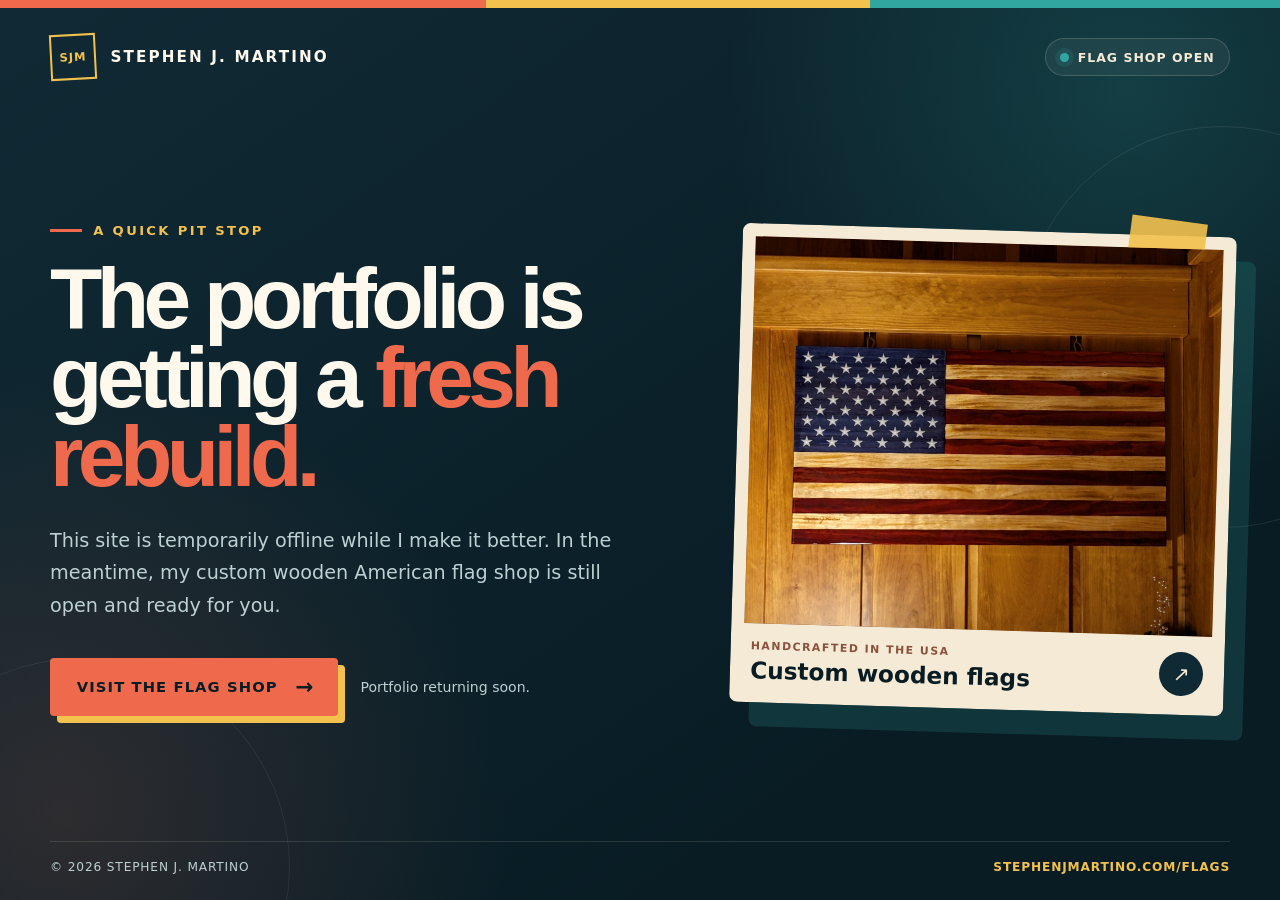
<file: index.html>
<!doctype html><html lang="en"><head><meta charset="utf-8"/><meta name="viewport" content="width=device-width,initial-scale=1"/><meta name="theme-color" content="#102a35"/><meta name="robots" content="noindex, nofollow"/><meta name="description" content="Stephen J. Martino's portfolio is being rebuilt. Visit the flag shop for handcrafted wooden American flags."/><meta property="og:type" content="website"/><meta property="og:title" content="Stephen J. Martino | The Flag Shop Is Open"/><meta property="og:description" content="The portfolio is getting a fresh rebuild. Shop handcrafted wooden American flags in the meantime."/><meta property="og:url" content="https://stephenjmartino.com/"/><meta property="og:image" content="https://stephenjmartino.com/holding-og.png"/><meta property="og:image:alt" content="Stephen J. Martino — portfolio rebuild in progress; the flag shop is open."/><meta name="twitter:card" content="summary_large_image"/><meta name="twitter:title" content="Stephen J. Martino | The Flag Shop Is Open"/><meta name="twitter:description" content="The portfolio is getting a fresh rebuild. Shop handcrafted wooden American flags in the meantime."/><meta name="twitter:image" content="https://stephenjmartino.com/holding-og.png"/><link rel="icon" href="/assets/S.png"/><link rel="apple-touch-icon" href="/assets/S.png"/><link rel="manifest" href="/manifest.json"/><title>Stephen J. Martino | Visit the Flag Shop</title><script defer="defer" src="/static/js/main.638ec4f7.js"></script><link href="/static/css/main.691fa046.css" rel="stylesheet"></head><body><noscript>Stephen's portfolio is being rebuilt. Visit stephenjmartino.com/flags for the flag shop.</noscript><div id="root"></div></body></html>
</file>
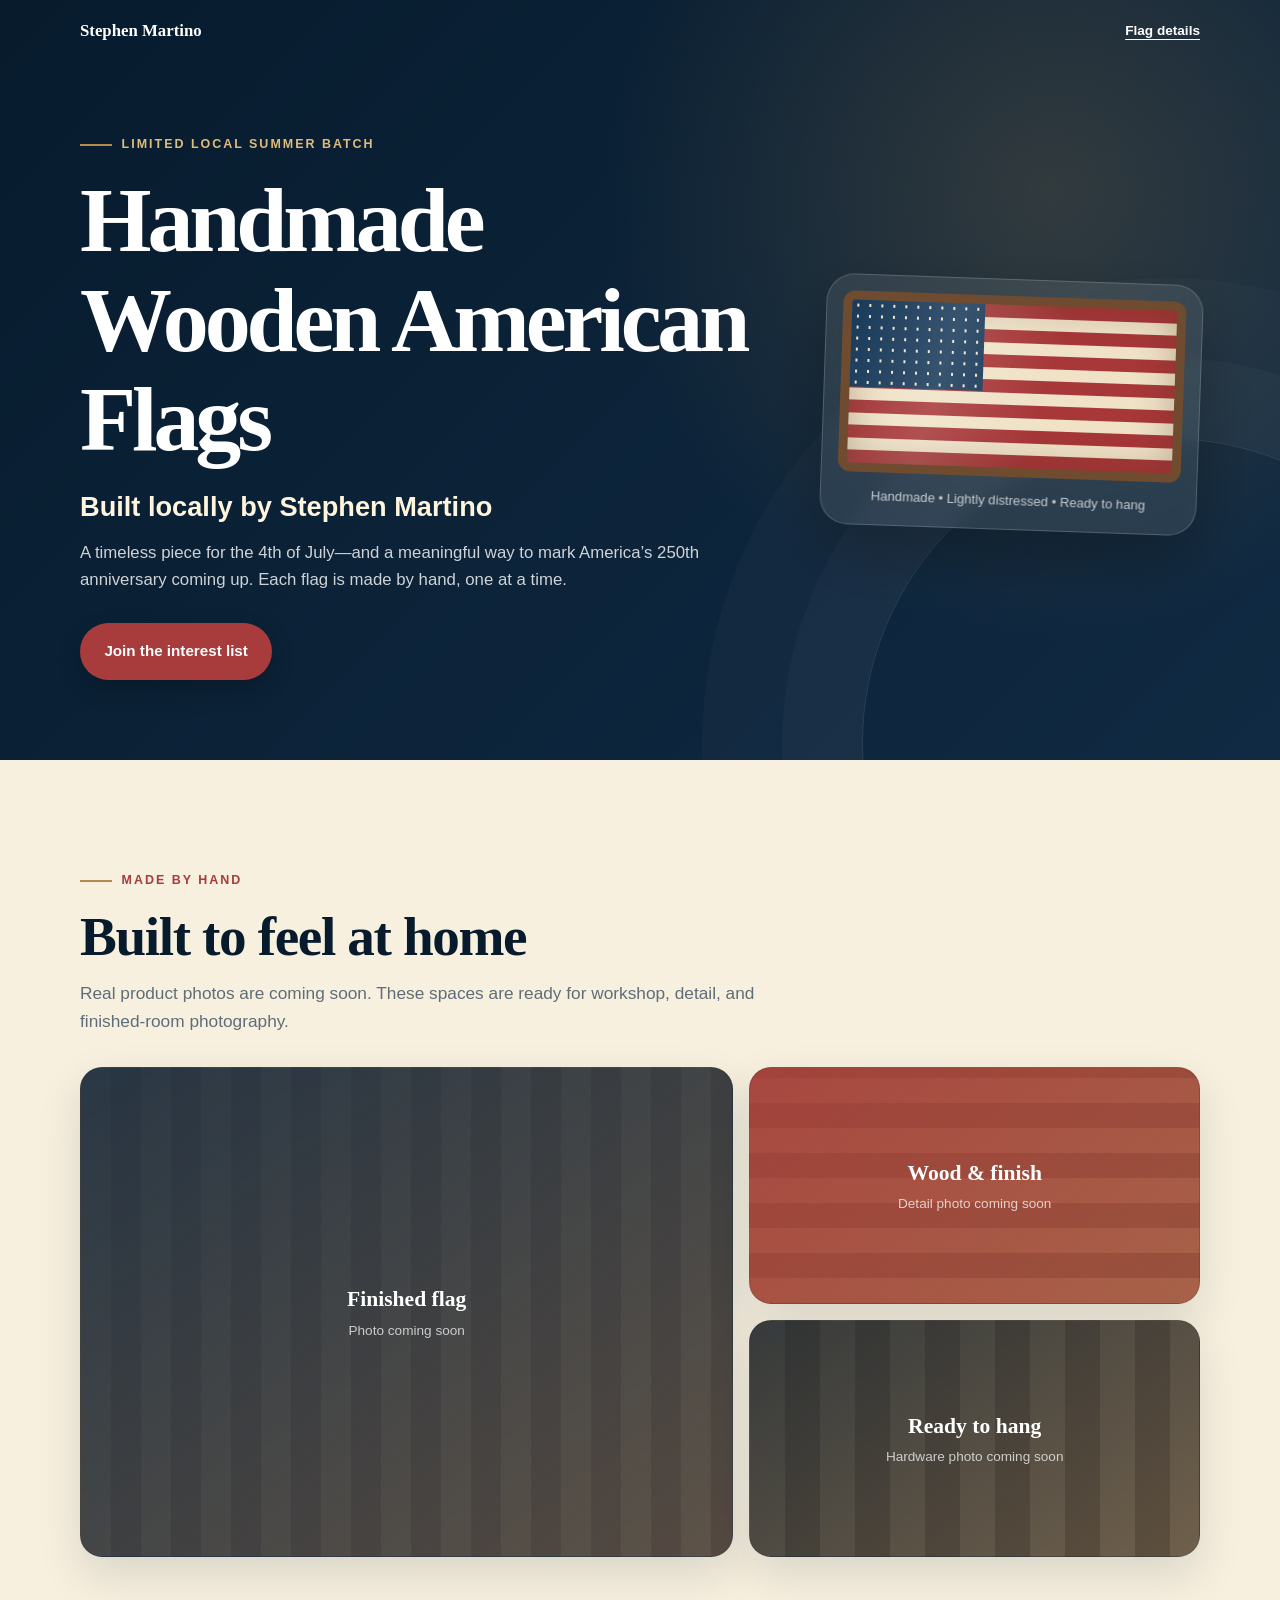
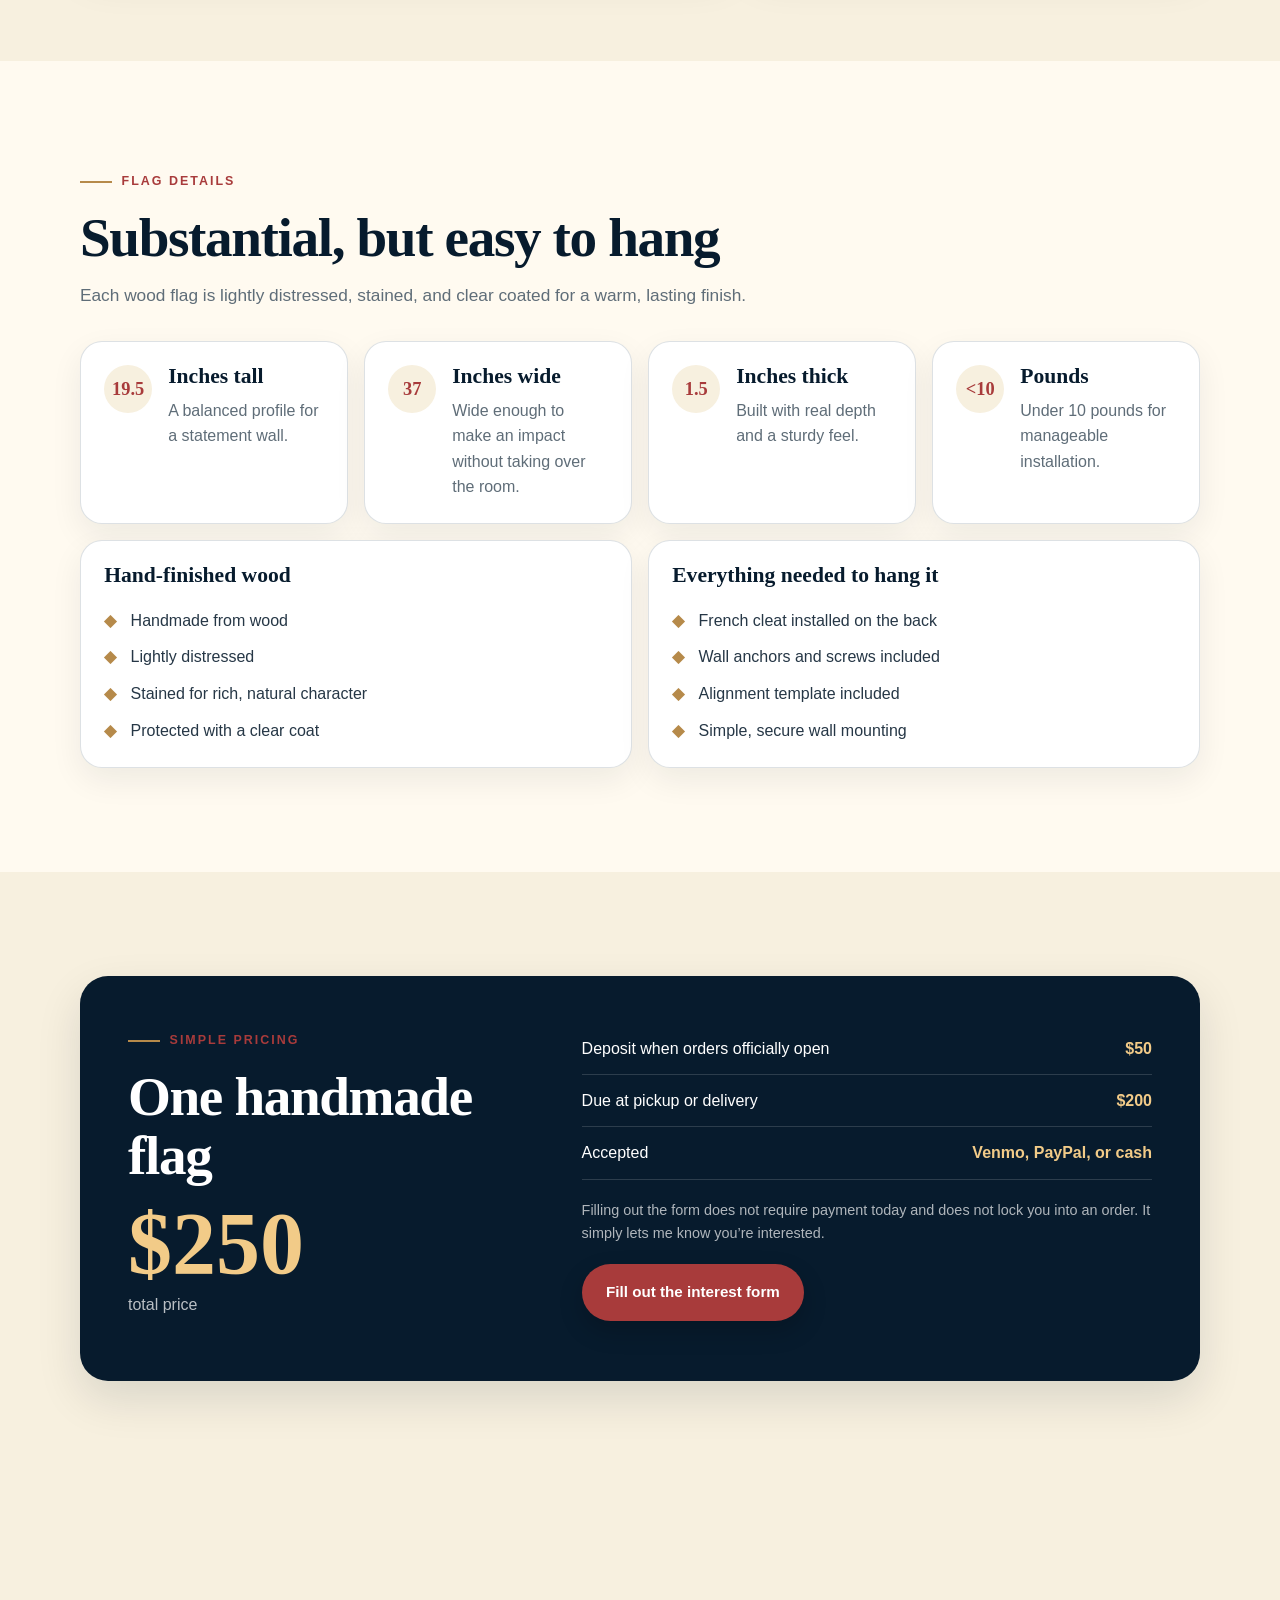
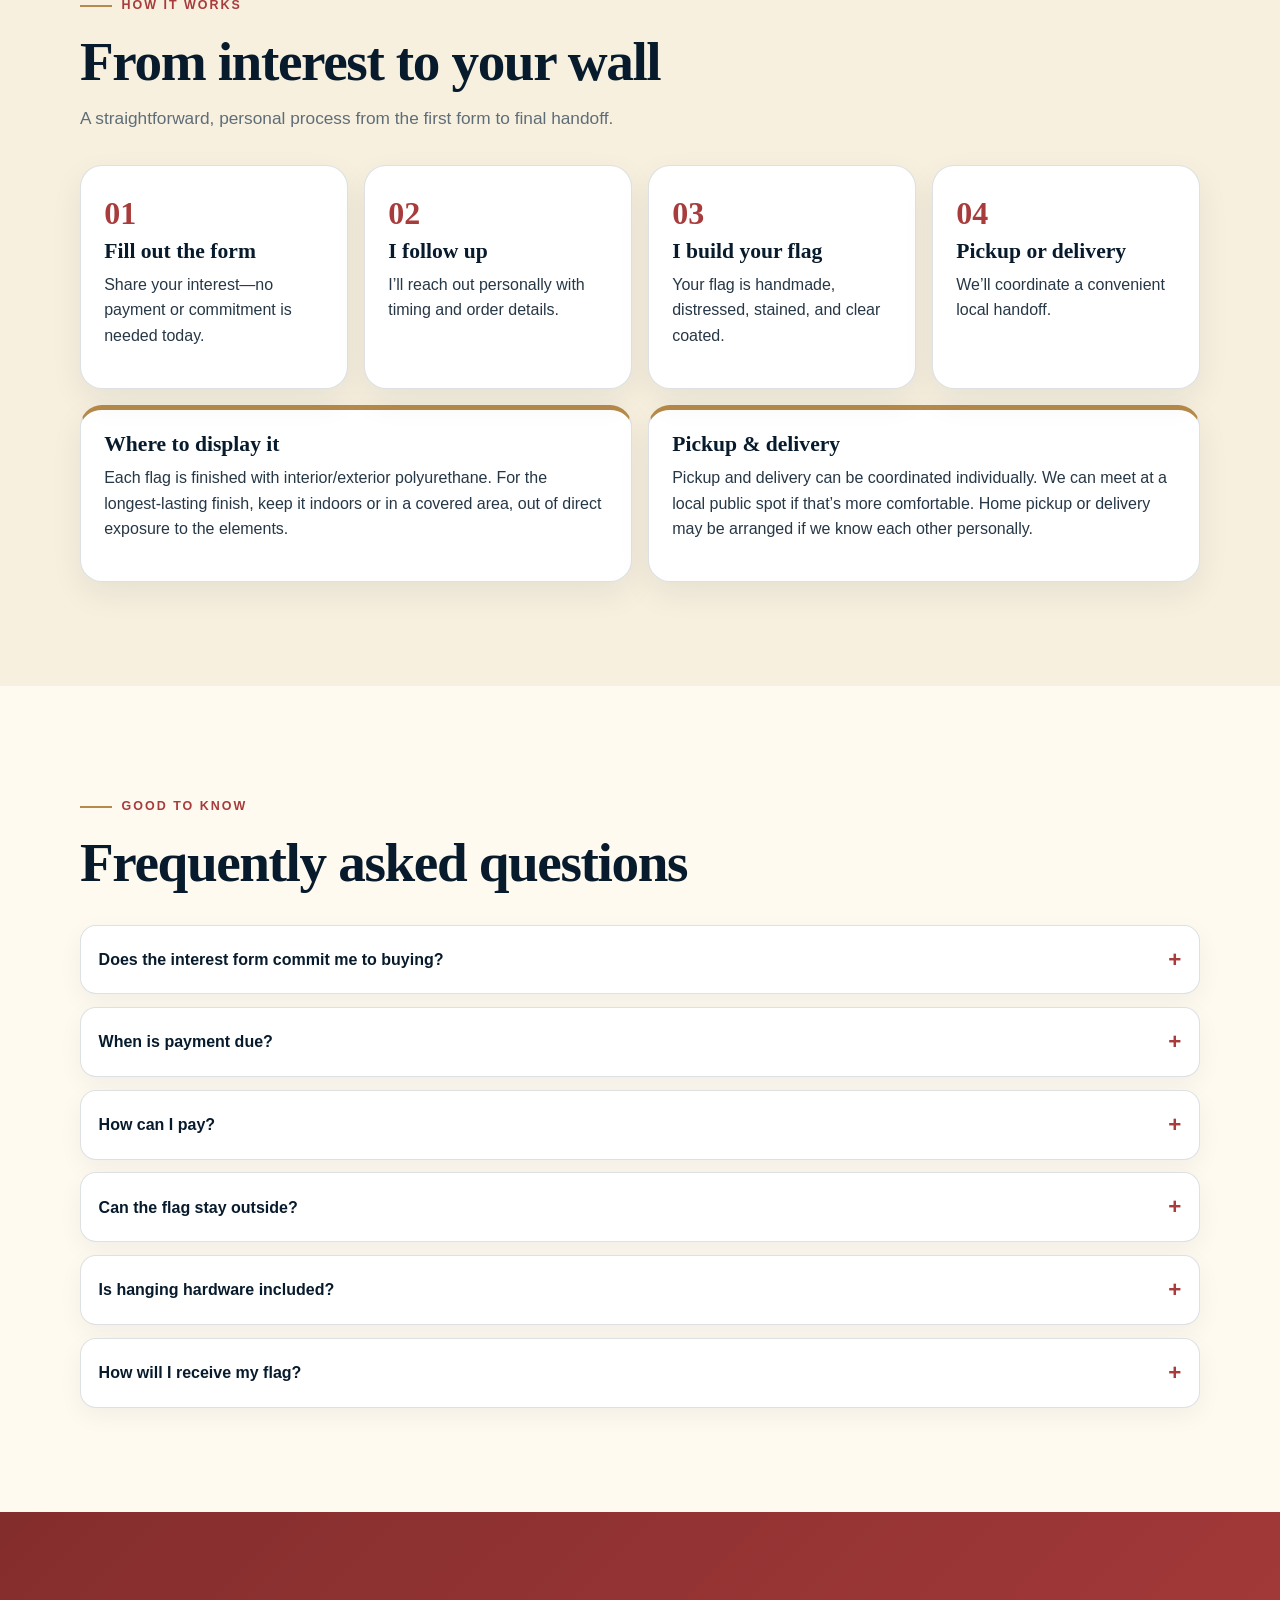
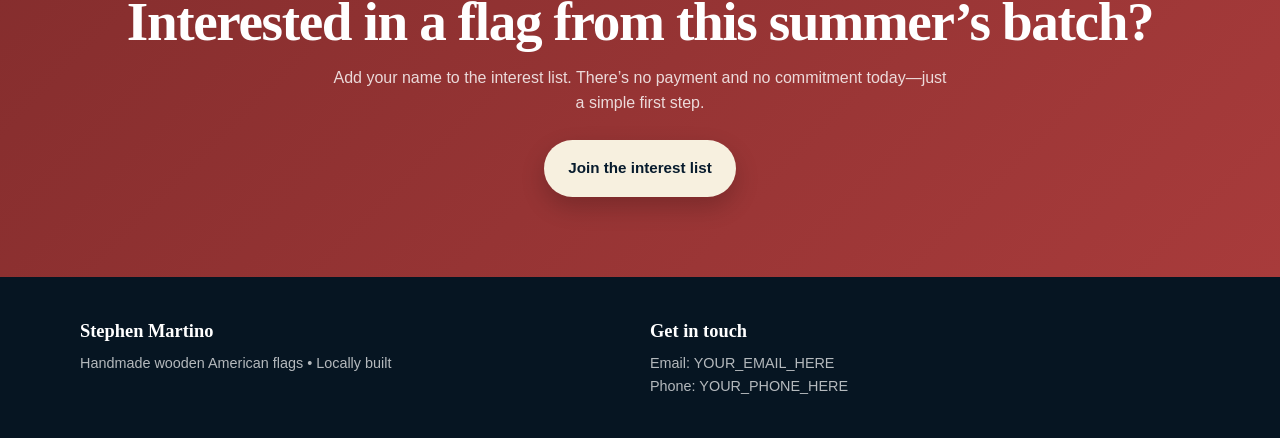
<file: flags/older index/index.html>
<!DOCTYPE html>
<html lang="en">
<head>
  <meta charset="UTF-8" />
  <meta name="viewport" content="width=device-width, initial-scale=1.0" />
  <meta name="description" content="Handmade wooden American flags built locally by Stephen Martino for a limited summer batch." />
  <title>Handmade Wooden American Flags | Stephen Martino</title>
  <!-- Favicon-->
        <link rel="icon" type="image/x-icon" href="flag_assets/Flag_favicon.png" />
  <style>
    :root {
      --navy: #102a43;
      --navy-deep: #071b2d;
      --red: #a83b3b;
      --red-dark: #842d2d;
      --cream: #f7f0df;
      --paper: #fffaf0;
      --gold: #b68a4a;
      --wood: #8a633d;
      --ink: #263746;
      --muted: #5f6d78;
      --line: rgba(16, 42, 67, 0.14);
      --shadow: 0 18px 45px rgba(7, 27, 45, 0.12);
      --radius: 22px;
    }

    * { box-sizing: border-box; }
    html { scroll-behavior: smooth; }
    body {
      margin: 0;
      overflow-x: hidden;
      color: var(--ink);
      background: var(--cream);
      font-family: Arial, Helvetica, sans-serif;
      line-height: 1.6;
    }
    img { display: block; max-width: 100%; }
    a { color: inherit; }
    h1, h2, h3, p { margin-top: 0; }
    h1, h2, h3 {
      color: var(--navy-deep);
      font-family: Georgia, "Times New Roman", serif;
      line-height: 1.08;
    }
    h1 { margin-bottom: 1rem; font-size: clamp(2.65rem, 9vw, 5.75rem); letter-spacing: -0.045em; }
    h2 { margin-bottom: 0.85rem; font-size: clamp(2rem, 6vw, 3.45rem); letter-spacing: -0.025em; }
    h3 { margin-bottom: 0.55rem; font-size: 1.35rem; }
    p { margin-bottom: 1rem; }

    .container { width: min(1120px, calc(100% - 2rem)); margin-inline: auto; }
    .eyebrow {
      display: inline-flex;
      align-items: center;
      gap: 0.6rem;
      margin-bottom: 1rem;
      color: var(--red);
      font-size: 0.78rem;
      font-weight: 800;
      letter-spacing: 0.16em;
      text-transform: uppercase;
    }
    .eyebrow::before { width: 2rem; height: 2px; background: var(--gold); content: ""; }
    .section { padding: 4.75rem 0; }
    .section-heading { max-width: 680px; margin-bottom: 2rem; }
    .section-heading p { color: var(--muted); font-size: 1.08rem; }

    .site-header {
      position: absolute;
      z-index: 2;
      top: 0;
      left: 0;
      width: 100%;
      padding: 1.1rem 0;
      color: white;
    }
    .nav { display: flex; align-items: center; justify-content: space-between; gap: 1rem; }
    .brand { font-family: Georgia, "Times New Roman", serif; font-size: 1.05rem; font-weight: 700; text-decoration: none; }
    .nav-link { font-size: 0.85rem; font-weight: 700; text-underline-offset: 0.25rem; }

    .hero {
      position: relative;
      min-height: 760px;
      display: grid;
      align-items: center;
      padding: 8rem 0 5rem;
      overflow: hidden;
      color: white;
      background:
        radial-gradient(circle at 82% 25%, rgba(182, 138, 74, 0.22), transparent 28rem),
        linear-gradient(135deg, var(--navy-deep), var(--navy));
    }
    .hero::after {
      position: absolute;
      right: -12rem;
      bottom: -18rem;
      width: 38rem;
      height: 38rem;
      border: 1px solid rgba(255,255,255,0.11);
      border-radius: 50%;
      box-shadow: 0 0 0 5rem rgba(255,255,255,0.025), 0 0 0 10rem rgba(255,255,255,0.02);
      content: "";
    }
    .hero-grid { position: relative; z-index: 1; display: grid; gap: 2.75rem; align-items: center; }
    .hero h1 { max-width: 850px; color: white; }
    .hero .eyebrow { color: #e1bb7d; }
    .hero-copy { max-width: 710px; }
    .subtitle { margin-bottom: 0.7rem; color: #fff4dc; font-size: clamp(1.25rem, 4vw, 1.7rem); font-weight: 700; }
    .hero-note { max-width: 630px; margin-bottom: 1.8rem; color: rgba(255,255,255,0.8); font-size: 1.05rem; }
    .button {
      display: inline-flex;
      min-height: 54px;
      align-items: center;
      justify-content: center;
      padding: 0.9rem 1.4rem;
      border: 2px solid transparent;
      border-radius: 999px;
      background: var(--red);
      color: white;
      font-size: 0.95rem;
      font-weight: 800;
      text-align: center;
      text-decoration: none;
      box-shadow: 0 10px 24px rgba(0,0,0,0.2);
      transition: transform 160ms ease, background 160ms ease;
    }
    .button:hover { transform: translateY(-2px); background: var(--red-dark); }
    .button:focus-visible { outline: 3px solid #f4cf8d; outline-offset: 4px; }
    .hero-card {
      position: relative;
      max-width: 470px;
      padding: 1rem;
      border: 1px solid rgba(255,255,255,0.18);
      border-radius: 28px;
      background: rgba(255,255,255,0.08);
      box-shadow: 0 28px 65px rgba(0,0,0,0.27);
      backdrop-filter: blur(8px);
    }
    .flag-art {
      position: relative;
      aspect-ratio: 37 / 19.5;
      overflow: hidden;
      border: 9px solid #6f4b2f;
      border-radius: 12px;
      background: repeating-linear-gradient(to bottom, #a73739 0 7.69%, #efe2c7 7.69% 15.38%);
      box-shadow: inset 0 0 38px rgba(77,45,24,0.32);
    }
    .flag-art::before {
      position: absolute;
      top: 0;
      left: 0;
      width: 41%;
      height: 53.8%;
      background:
        radial-gradient(circle, #efe2c7 0 1.2px, transparent 1.5px) 0 0 / 12px 11px,
        #193a5a;
      content: "";
    }
    .flag-art::after { position: absolute; inset: 0; background: linear-gradient(105deg, transparent, rgba(255,255,255,0.13), transparent 60%); content: ""; }
    .hero-card p { margin: 0.85rem 0 0.1rem; color: rgba(255,255,255,0.73); font-size: 0.82rem; text-align: center; }

    .gallery { display: grid; gap: 1rem; }
    .gallery-card {
      min-height: 235px;
      display: grid;
      place-items: center;
      overflow: hidden;
      border: 1px solid var(--line);
      border-radius: var(--radius);
      background:
        linear-gradient(145deg, rgba(16,42,67,0.82), rgba(16,42,67,0.45)),
        repeating-linear-gradient(90deg, #9d754c 0 30px, #8c633e 30px 60px);
      color: white;
      box-shadow: var(--shadow);
    }
    .gallery-card:nth-child(2) { background: linear-gradient(145deg, rgba(168,59,59,0.82), rgba(168,59,59,0.42)), repeating-linear-gradient(0deg, #a77e53 0 25px, #8a633d 25px 50px); }
    .gallery-card:nth-child(3) { background: linear-gradient(145deg, rgba(7,27,45,0.72), rgba(7,27,45,0.38)), repeating-linear-gradient(90deg, #b08a5e 0 35px, #957048 35px 70px); }
    .photo-placeholder { padding: 1rem; text-align: center; }
    .photo-placeholder strong { display: block; font-family: Georgia, "Times New Roman", serif; font-size: 1.35rem; }
    .photo-placeholder span { color: rgba(255,255,255,0.73); font-size: 0.85rem; }

    .details { background: var(--paper); }
    .detail-grid { display: grid; gap: 1rem; }
    .card {
      padding: 1.45rem;
      border: 1px solid var(--line);
      border-radius: var(--radius);
      background: white;
      box-shadow: 0 12px 32px rgba(7,27,45,0.07);
    }
    .spec-card { display: flex; align-items: flex-start; gap: 1rem; }
    .spec-number {
      width: 3rem;
      height: 3rem;
      flex: 0 0 3rem;
      display: grid;
      place-items: center;
      border-radius: 50%;
      background: var(--cream);
      color: var(--red);
      font-family: Georgia, "Times New Roman", serif;
      font-size: 1.15rem;
      font-weight: 700;
    }
    .spec-card p { margin: 0; color: var(--muted); }
    .feature-list { display: grid; gap: 0.7rem; margin: 1.25rem 0 0; padding: 0; list-style: none; }
    .feature-list li { position: relative; padding-left: 1.65rem; }
    .feature-list li::before { position: absolute; left: 0; color: var(--gold); font-weight: 900; content: "◆"; }

    .price-panel {
      display: grid;
      gap: 2rem;
      padding: clamp(1.5rem, 5vw, 3rem);
      border-radius: 28px;
      background: var(--navy-deep);
      color: white;
      box-shadow: var(--shadow);
    }
    .price-panel h2, .price-panel h3 { color: white; }
    .price { margin-bottom: 0.25rem; color: #f2cb88; font-family: Georgia, "Times New Roman", serif; font-size: clamp(3.4rem, 13vw, 5.5rem); font-weight: 700; line-height: 1; }
    .price-label { color: rgba(255,255,255,0.72); }
    .payment-breakdown { display: grid; gap: 0.8rem; }
    .payment-row { display: flex; justify-content: space-between; gap: 1rem; padding-bottom: 0.8rem; border-bottom: 1px solid rgba(255,255,255,0.15); }
    .payment-row strong { color: #f2cb88; }
    .fine-print { margin: 1.2rem 0; color: rgba(255,255,255,0.68); font-size: 0.9rem; }

    .process-grid { display: grid; gap: 1rem; counter-reset: process; }
    .process-card { position: relative; padding-top: 4.6rem; counter-increment: process; }
    .process-card::before {
      position: absolute;
      top: 1.35rem;
      left: 1.45rem;
      color: var(--red);
      font-family: Georgia, "Times New Roman", serif;
      font-size: 2rem;
      font-weight: 700;
      content: "0" counter(process);
    }
    .notes-grid { display: grid; gap: 1rem; margin-top: 1rem; }
    .note-card { border-top: 5px solid var(--gold); }

    .faq { background: var(--paper); }
    .faq-list { display: grid; gap: 0.8rem; }
    details { border: 1px solid var(--line); border-radius: 16px; background: white; box-shadow: 0 8px 24px rgba(7,27,45,0.05); }
    summary { min-height: 58px; display: flex; align-items: center; justify-content: space-between; gap: 1rem; padding: 1rem 1.1rem; color: var(--navy-deep); font-weight: 800; cursor: pointer; list-style: none; }
    summary::-webkit-details-marker { display: none; }
    summary::after { color: var(--red); font-size: 1.4rem; content: "+"; }
    details[open] summary::after { content: "−"; }
    details p { margin: 0; padding: 0 1.1rem 1.1rem; color: var(--muted); }

    .final-cta { padding: 5rem 0; background: linear-gradient(135deg, var(--red-dark), var(--red)); color: white; text-align: center; }
    .final-cta h2 { color: white; }
    .final-cta p { max-width: 620px; margin: 0 auto 1.5rem; color: rgba(255,255,255,0.82); }
    .final-cta .button { background: var(--cream); color: var(--navy-deep); }
    .final-cta .button:hover { background: white; }

    footer { padding: 2.5rem 0; background: #061522; color: rgba(255,255,255,0.7); }
    .footer-grid { display: grid; gap: 1.25rem; }
    .footer-grid strong { display: block; margin-bottom: 0.35rem; color: white; font-family: Georgia, "Times New Roman", serif; font-size: 1.15rem; }
    .footer-grid p { margin: 0; font-size: 0.9rem; }

    @media (min-width: 680px) {
      .container { width: min(1120px, calc(100% - 3rem)); }
      .gallery { grid-template-columns: 1.45fr 1fr; }
      .gallery-card:first-child { grid-row: span 2; min-height: 490px; }
      .detail-grid, .process-grid { grid-template-columns: repeat(2, minmax(0, 1fr)); }
      .notes-grid, .footer-grid { grid-template-columns: repeat(2, minmax(0, 1fr)); }
      .price-panel { grid-template-columns: 0.85fr 1.15fr; align-items: center; }
    }

    @media (min-width: 960px) {
      .section { padding: 6.5rem 0; }
      .hero-grid { grid-template-columns: 1.3fr 0.7fr; }
      .hero-card { transform: rotate(2deg); }
      .detail-grid { grid-template-columns: repeat(4, minmax(0, 1fr)); }
      .process-grid { grid-template-columns: repeat(4, minmax(0, 1fr)); }
    }

    @media (prefers-reduced-motion: reduce) {
      html { scroll-behavior: auto; }
      *, *::before, *::after { transition-duration: 0.01ms !important; }
    }
  </style>
</head>
<body>
  <header class="site-header">
    <div class="container nav">
      <a class="brand" href="/">Stephen Martino</a>
      <a class="nav-link" href="#details">Flag details</a>
    </div>
  </header>

  <main>
    <section class="hero" aria-labelledby="hero-title">
      <div class="container hero-grid">
        <div class="hero-copy">
          <span class="eyebrow">Limited local summer batch</span>
          <h1 id="hero-title">Handmade Wooden American Flags</h1>
          <p class="subtitle">Built locally by Stephen Martino</p>
          <p class="hero-note">A timeless piece for the 4th of July—and a meaningful way to mark America’s 250th anniversary coming up. Each flag is made by hand, one at a time.</p>
          <a class="button" href="https://docs.google.com/forms/d/e/1FAIpQLSdZDLdTFj3FdDezOgcmuakL8AW5WHm8dcuZTY7eBoLMjBnreQ/viewform" target="_blank">Join the interest list</a>
        </div>
        <div class="hero-card" aria-label="Stylized preview of a handmade wooden American flag">
          <div class="flag-art" role="img" aria-label="Wooden American flag preview with red and cream stripes and a navy star field"></div>
          <p>Handmade • Lightly distressed • Ready to hang</p>
        </div>
      </div>
    </section>

    <section class="section" aria-labelledby="gallery-title">
      <div class="container">
        <div class="section-heading">
          <span class="eyebrow">Made by hand</span>
          <h2 id="gallery-title">Built to feel at home</h2>
          <p>Real product photos are coming soon. These spaces are ready for workshop, detail, and finished-room photography.</p>
        </div>
        <div class="gallery">
          <div class="gallery-card" role="img" aria-label="Placeholder for a full view photo of the handmade wooden American flag"><div class="photo-placeholder"><strong>Finished flag</strong><span>Photo coming soon</span></div></div>
          <div class="gallery-card" role="img" aria-label="Placeholder for a close-up photo showing the distressed wood finish"><div class="photo-placeholder"><strong>Wood &amp; finish</strong><span>Detail photo coming soon</span></div></div>
          <div class="gallery-card" role="img" aria-label="Placeholder for a photo showing the French cleat hanging hardware"><div class="photo-placeholder"><strong>Ready to hang</strong><span>Hardware photo coming soon</span></div></div>
        </div>
      </div>
    </section>

    <section class="section details" id="details" aria-labelledby="details-title">
      <div class="container">
        <div class="section-heading">
          <span class="eyebrow">Flag details</span>
          <h2 id="details-title">Substantial, but easy to hang</h2>
          <p>Each wood flag is lightly distressed, stained, and clear coated for a warm, lasting finish.</p>
        </div>
        <div class="detail-grid">
          <article class="card spec-card"><div class="spec-number">19.5</div><div><h3>Inches tall</h3><p>A balanced profile for a statement wall.</p></div></article>
          <article class="card spec-card"><div class="spec-number">37</div><div><h3>Inches wide</h3><p>Wide enough to make an impact without taking over the room.</p></div></article>
          <article class="card spec-card"><div class="spec-number">1.5</div><div><h3>Inches thick</h3><p>Built with real depth and a sturdy feel.</p></div></article>
          <article class="card spec-card"><div class="spec-number">&lt;10</div><div><h3>Pounds</h3><p>Under 10 pounds for manageable installation.</p></div></article>
        </div>
        <div class="notes-grid">
          <article class="card">
            <h3>Hand-finished wood</h3>
            <ul class="feature-list">
              <li>Handmade from wood</li><li>Lightly distressed</li><li>Stained for rich, natural character</li><li>Protected with a clear coat</li>
            </ul>
          </article>
          <article class="card">
            <h3>Everything needed to hang it</h3>
            <ul class="feature-list">
              <li>French cleat installed on the back</li><li>Wall anchors and screws included</li><li>Alignment template included</li><li>Simple, secure wall mounting</li>
            </ul>
          </article>
        </div>
      </div>
    </section>

    <section class="section" aria-labelledby="pricing-title">
      <div class="container">
        <div class="price-panel">
          <div>
            <span class="eyebrow">Simple pricing</span>
            <h2 id="pricing-title">One handmade flag</h2>
            <div class="price">$250</div>
            <p class="price-label">total price</p>
          </div>
          <div>
            <div class="payment-breakdown">
              <div class="payment-row"><span>Deposit when orders officially open</span><strong>$50</strong></div>
              <div class="payment-row"><span>Due at pickup or delivery</span><strong>$200</strong></div>
              <div class="payment-row"><span>Accepted</span><strong>Venmo, PayPal, or cash</strong></div>
            </div>
            <p class="fine-print">Filling out the form does not require payment today and does not lock you into an order. It simply lets me know you’re interested.</p>
            <a class="button" href="https://docs.google.com/forms/d/e/1FAIpQLSdZDLdTFj3FdDezOgcmuakL8AW5WHm8dcuZTY7eBoLMjBnreQ/viewform" target="_blank">Fill out the interest form</a>
          </div>
        </div>
      </div>
    </section>

    <section class="section" aria-labelledby="process-title">
      <div class="container">
        <div class="section-heading">
          <span class="eyebrow">How it works</span>
          <h2 id="process-title">From interest to your wall</h2>
          <p>A straightforward, personal process from the first form to final handoff.</p>
        </div>
        <div class="process-grid">
          <article class="card process-card"><h3>Fill out the form</h3><p>Share your interest—no payment or commitment is needed today.</p></article>
          <article class="card process-card"><h3>I follow up</h3><p>I’ll reach out personally with timing and order details.</p></article>
          <article class="card process-card"><h3>I build your flag</h3><p>Your flag is handmade, distressed, stained, and clear coated.</p></article>
          <article class="card process-card"><h3>Pickup or delivery</h3><p>We’ll coordinate a convenient local handoff.</p></article>
        </div>
        <div class="notes-grid">
          <article class="card note-card"><h3>Where to display it</h3><p>Each flag is finished with interior/exterior polyurethane. For the longest-lasting finish, keep it indoors or in a covered area, out of direct exposure to the elements.</p></article>
          <article class="card note-card"><h3>Pickup &amp; delivery</h3><p>Pickup and delivery can be coordinated individually. We can meet at a local public spot if that’s more comfortable. Home pickup or delivery may be arranged if we know each other personally.</p></article>
        </div>
      </div>
    </section>

    <section class="section faq" aria-labelledby="faq-title">
      <div class="container">
        <div class="section-heading"><span class="eyebrow">Good to know</span><h2 id="faq-title">Frequently asked questions</h2></div>
        <div class="faq-list">
          <details><summary>Does the interest form commit me to buying?</summary><p>No. Filling out the form does not require payment today and does not lock you into an order. It only lets me know you may be interested.</p></details>
          <details><summary>When is payment due?</summary><p>Once orders officially open, a $50 deposit reserves your flag. The remaining $200 is due at pickup or delivery.</p></details>
          <details><summary>How can I pay?</summary><p>Venmo, PayPal, and cash are accepted.</p></details>
          <details><summary>Can the flag stay outside?</summary><p>It is protected with interior/exterior polyurethane, but it is best kept indoors or in a covered area away from direct exposure to rain, sun, and other elements.</p></details>
          <details><summary>Is hanging hardware included?</summary><p>Yes. A French cleat is installed on the back, and wall anchors, screws, and an alignment template are included.</p></details>
          <details><summary>How will I receive my flag?</summary><p>We’ll coordinate pickup or local delivery individually. A public meeting spot is always an option; home pickup or delivery may be arranged when we know each other personally.</p></details>
        </div>
      </div>
    </section>

    <section class="final-cta" aria-labelledby="final-title">
      <div class="container">
        <h2 id="final-title">Interested in a flag from this summer’s batch?</h2>
        <p>Add your name to the interest list. There’s no payment and no commitment today—just a simple first step.</p>
        <a class="button" href="https://docs.google.com/forms/d/e/1FAIpQLSdZDLdTFj3FdDezOgcmuakL8AW5WHm8dcuZTY7eBoLMjBnreQ/viewform" target="_blank">Join the interest list</a>
      </div>
    </section>
  </main>

  <footer>
    <div class="container footer-grid">
      <div><strong>Stephen Martino</strong><p>Handmade wooden American flags • Locally built</p></div>
      <div><strong>Get in touch</strong><p>Email: YOUR_EMAIL_HERE<br />Phone: YOUR_PHONE_HERE</p></div>
    </div>
  </footer>
</body>
</html>
</file>
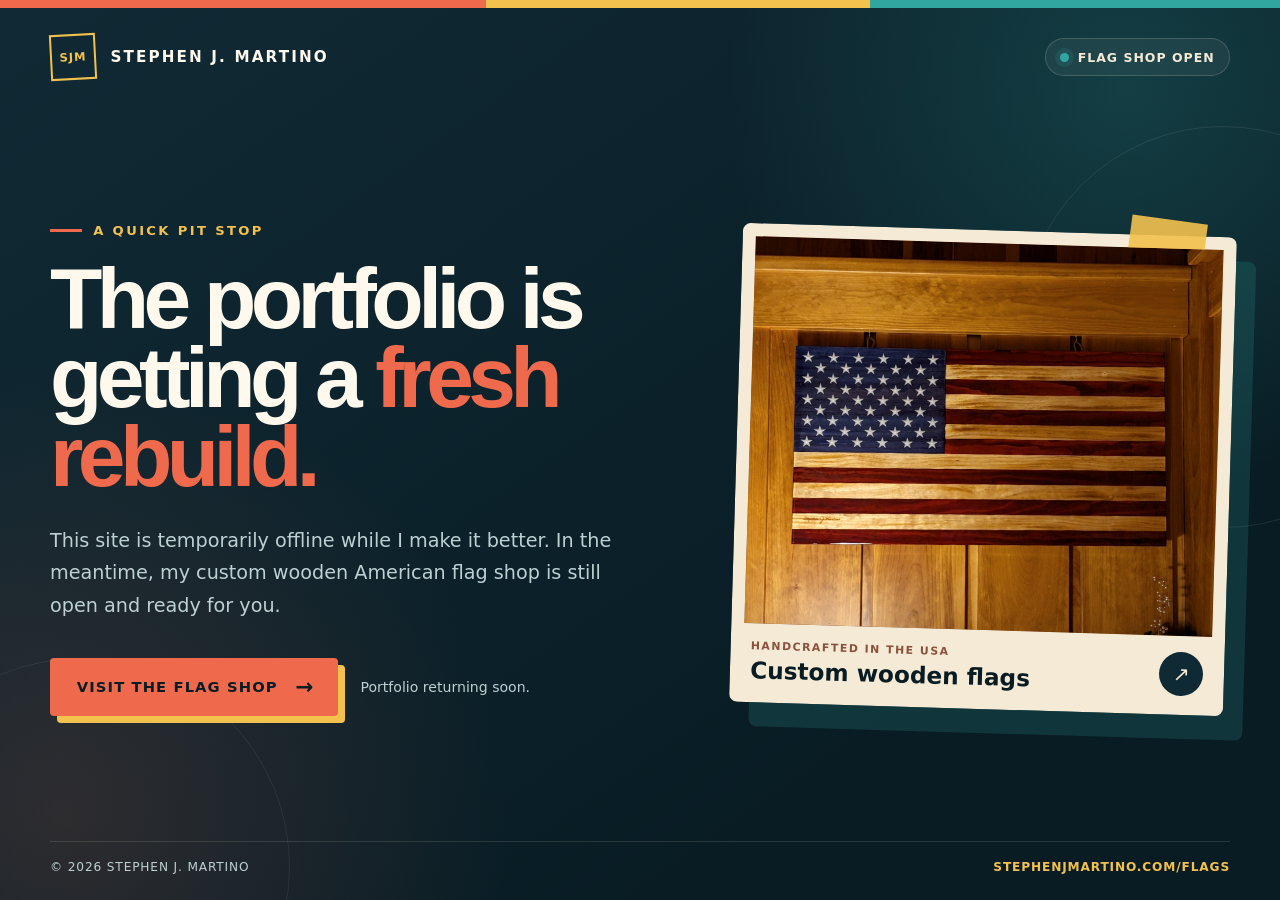
<file: index (1).html>
<!doctype html>
<html lang="en">
  <head>
    <meta charset="utf-8" />
    <meta name="viewport" content="width=device-width, initial-scale=1" />
    <meta http-equiv="refresh" content="0; url=./" />
    <title>Stephen J. Martino — Portfolio</title>
  </head>
  <body>
    <p>This older portfolio entry has moved to <a href="./">the redesigned homepage</a>.</p>
  </body>
</html>
</file>
<file: static/css/main.691fa046.css>
:root{--navy:#102a35;--navy-deep:#091c24;--sand:#f4ead6;--cream:#fff9ed;--coral:#ef6a4c;--gold:#f2c14e;--teal:#31a6a0;--ink-muted:#bdd0d2}*{box-sizing:border-box}body,html{background:#091c24;background:var(--navy-deep)}body{-webkit-font-smoothing:antialiased;color:#fff9ed;color:var(--cream);font-family:Inter,ui-sans-serif,system-ui,-apple-system,BlinkMacSystemFont,Segoe UI,sans-serif;margin:0}a{color:inherit}.holding-page{background:radial-gradient(circle at 88% 10%,#31a6a038,#0000 25rem),radial-gradient(circle at 5% 90%,#ef6a4c26,#0000 28rem),linear-gradient(145deg,#102a35,#091c24 76%);background:radial-gradient(circle at 88% 10%,#31a6a038,#0000 25rem),radial-gradient(circle at 5% 90%,#ef6a4c26,#0000 28rem),linear-gradient(145deg,var(--navy) 0,var(--navy-deep) 76%);display:flex;flex-direction:column;min-height:100vh;min-height:100svh;overflow:hidden;position:relative}.holding-page:before{border:1px solid #f4ead617;border-radius:50%;content:"";height:25rem;position:absolute;right:-9rem;top:14%;width:25rem}.holding-page:after{border:1px solid #f4ead612;border-radius:50%;bottom:-11rem;content:"";height:26rem;left:-8rem;position:absolute;width:26rem}.color-stripe{background:linear-gradient(90deg,#ef6a4c 0 38%,#f2c14e 38% 68%,#31a6a0 68% 100%);background:linear-gradient(90deg,var(--coral) 0 38%,var(--gold) 38% 68%,var(--teal) 68% 100%);flex:0 0 auto;height:8px}.holding-footer,.holding-header,.holding-main{margin-inline:auto;position:relative;width:min(1180px,calc(100% - 48px));z-index:1}.holding-header{align-items:center;display:flex;gap:2rem;justify-content:space-between;padding:26px 0 18px}.holding-brand{align-items:center;display:inline-flex;gap:.9rem;text-decoration:none}.brand-mark{border:2px solid #f2c14e;border:2px solid var(--gold);color:#f2c14e;color:var(--gold);display:grid;font-size:.72rem;font-weight:900;height:46px;letter-spacing:.08em;place-items:center;transform:rotate(-3deg);width:46px}.brand-name{font-size:.95rem;letter-spacing:.14em}.brand-name,.shop-status{font-weight:800;text-transform:uppercase}.shop-status{align-items:center;background:#ffffff0d;border:1px solid #f4ead62e;border-radius:999px;color:#f4ead6;color:var(--sand);display:inline-flex;font-size:.78rem;gap:.55rem;letter-spacing:.08em;padding:.65rem .9rem}.status-dot{background:#31a6a0;background:var(--teal);border-radius:50%;box-shadow:0 0 0 5px #31a6a024;height:9px;width:9px}.holding-main{grid-gap:clamp(3rem,7vw,7rem);align-items:center;display:grid;flex:1 1;gap:clamp(3rem,7vw,7rem);grid-template-columns:minmax(0,1.04fr) minmax(340px,.86fr);padding:clamp(2.5rem,7vh,6rem) 0}.holding-copy{max-width:680px}.eyebrow{align-items:center;color:#f2c14e;color:var(--gold);display:flex;font-size:.82rem;font-weight:900;gap:.7rem;letter-spacing:.18em;margin:0 0 1.3rem;text-transform:uppercase}.eyebrow:before{background:#ef6a4c;background:var(--coral);content:"";height:3px;width:32px}h1{font-family:Arial Black,Segoe UI,sans-serif;font-size:clamp(3.25rem,6.7vw,6.6rem);font-weight:900;letter-spacing:-.065em;line-height:.92;margin:0;max-width:740px}h1 span{color:#ef6a4c;color:var(--coral)}.holding-intro{color:#bdd0d2;color:var(--ink-muted);font-size:clamp(1rem,1.7vw,1.2rem);line-height:1.7;margin:1.8rem 0 0;max-width:610px}.holding-actions{align-items:center;display:flex;gap:1.4rem;margin-top:2.2rem}.primary-link{align-items:center;background:#ef6a4c;background:var(--coral);border:2px solid #ef6a4c;border:2px solid var(--coral);border-radius:4px;box-shadow:7px 7px 0 #f2c14e;box-shadow:7px 7px 0 var(--gold);color:#091c24;color:var(--navy-deep);display:inline-flex;font-size:.92rem;font-weight:900;gap:1.1rem;justify-content:center;letter-spacing:.075em;min-height:58px;padding:.95rem 1.35rem .95rem 1.55rem;text-decoration:none;text-transform:uppercase;transition:transform .18s ease,box-shadow .18s ease,background .18s ease}.primary-link span{font-size:1.35rem;line-height:1}.primary-link:focus-visible,.primary-link:hover{background:#f2c14e;background:var(--gold);box-shadow:4px 4px 0 #ef6a4c;box-shadow:4px 4px 0 var(--coral);outline:none;transform:translate(3px,3px)}.return-note{color:#bdd0d2;color:var(--ink-muted);font-size:.88rem;margin:0}.flag-feature{background:#f4ead6;background:var(--sand);border:1px solid #f4ead638;border-radius:8px;box-shadow:20px 24px 0 #31a6a030;color:#091c24;color:var(--navy-deep);display:block;padding:12px;position:relative;text-decoration:none;transform:rotate(1.7deg);transition:transform .22s ease,box-shadow .22s ease}.flag-feature:before{background:#f2c14ee6;content:"";height:34px;position:absolute;right:30px;top:-17px;transform:rotate(6deg);width:76px}.flag-feature:focus-visible,.flag-feature:hover{box-shadow:13px 16px 0 #ef6a4c66;outline:3px solid #f2c14e;outline:3px solid var(--gold);outline-offset:5px;transform:rotate(0) translateY(-5px)}.feature-image-wrap{background:#8d5b34;height:clamp(270px,43vh,490px);overflow:hidden}.feature-image-wrap img{display:block;filter:saturate(.85) contrast(1.06);height:100%;object-fit:cover;object-position:50% 44%;transition:transform .5s ease;width:100%}.flag-feature:focus-visible img,.flag-feature:hover img{transform:scale(1.035)}.feature-caption{align-items:center;display:flex;gap:1rem;justify-content:space-between;padding:1rem .45rem .35rem}.feature-caption div{grid-gap:.2rem;display:grid;gap:.2rem}.caption-kicker{color:#8a513c;font-size:.68rem;font-weight:900;letter-spacing:.14em;text-transform:uppercase}.feature-caption strong{font-size:clamp(1.15rem,2vw,1.45rem)}.round-arrow{background:#102a35;background:var(--navy);border-radius:50%;color:#f4ead6;color:var(--sand);display:grid;flex:0 0 44px;font-size:1.25rem;height:44px;place-items:center;width:44px}.holding-footer{align-items:center;border-top:1px solid #f4ead621;color:#bdd0d2;color:var(--ink-muted);display:flex;font-size:.76rem;gap:1rem;justify-content:space-between;letter-spacing:.07em;padding:18px 0 26px;text-transform:uppercase}.holding-footer a{color:#f2c14e;color:var(--gold);font-weight:800;text-decoration:none}.holding-footer a:focus-visible,.holding-footer a:hover{color:#fff9ed;color:var(--cream)}@media (max-width:860px){.holding-main{gap:3.5rem;grid-template-columns:1fr;padding-block:3.2rem}.holding-copy{max-width:720px}h1{font-size:clamp(3.2rem,11vw,6rem)}.flag-feature{justify-self:center;width:min(620px,94%)}.feature-image-wrap{height:min(62vw,430px)}}@media (max-width:560px){.holding-footer,.holding-header,.holding-main{width:min(100% - 28px,1180px)}.holding-header{align-items:flex-start;padding-top:20px}.brand-name{display:none}.shop-status{font-size:.66rem}.holding-main{gap:3rem;padding-block:2.5rem 3.5rem}h1{font-size:clamp(2.85rem,16vw,4.2rem)}.holding-intro{line-height:1.6}.holding-actions{align-items:flex-start;flex-direction:column}.primary-link{width:calc(100% - 7px)}.flag-feature{box-shadow:11px 15px 0 #31a6a030;width:calc(100% - 10px)}.feature-image-wrap{height:70vw;min-height:260px}.holding-footer{align-items:flex-start;flex-direction:column}}@media (prefers-reduced-motion:reduce){*,:after,:before{scroll-behavior:auto!important;transition-duration:.01ms!important}}
/*# sourceMappingURL=main.691fa046.css.map*/
</file>
